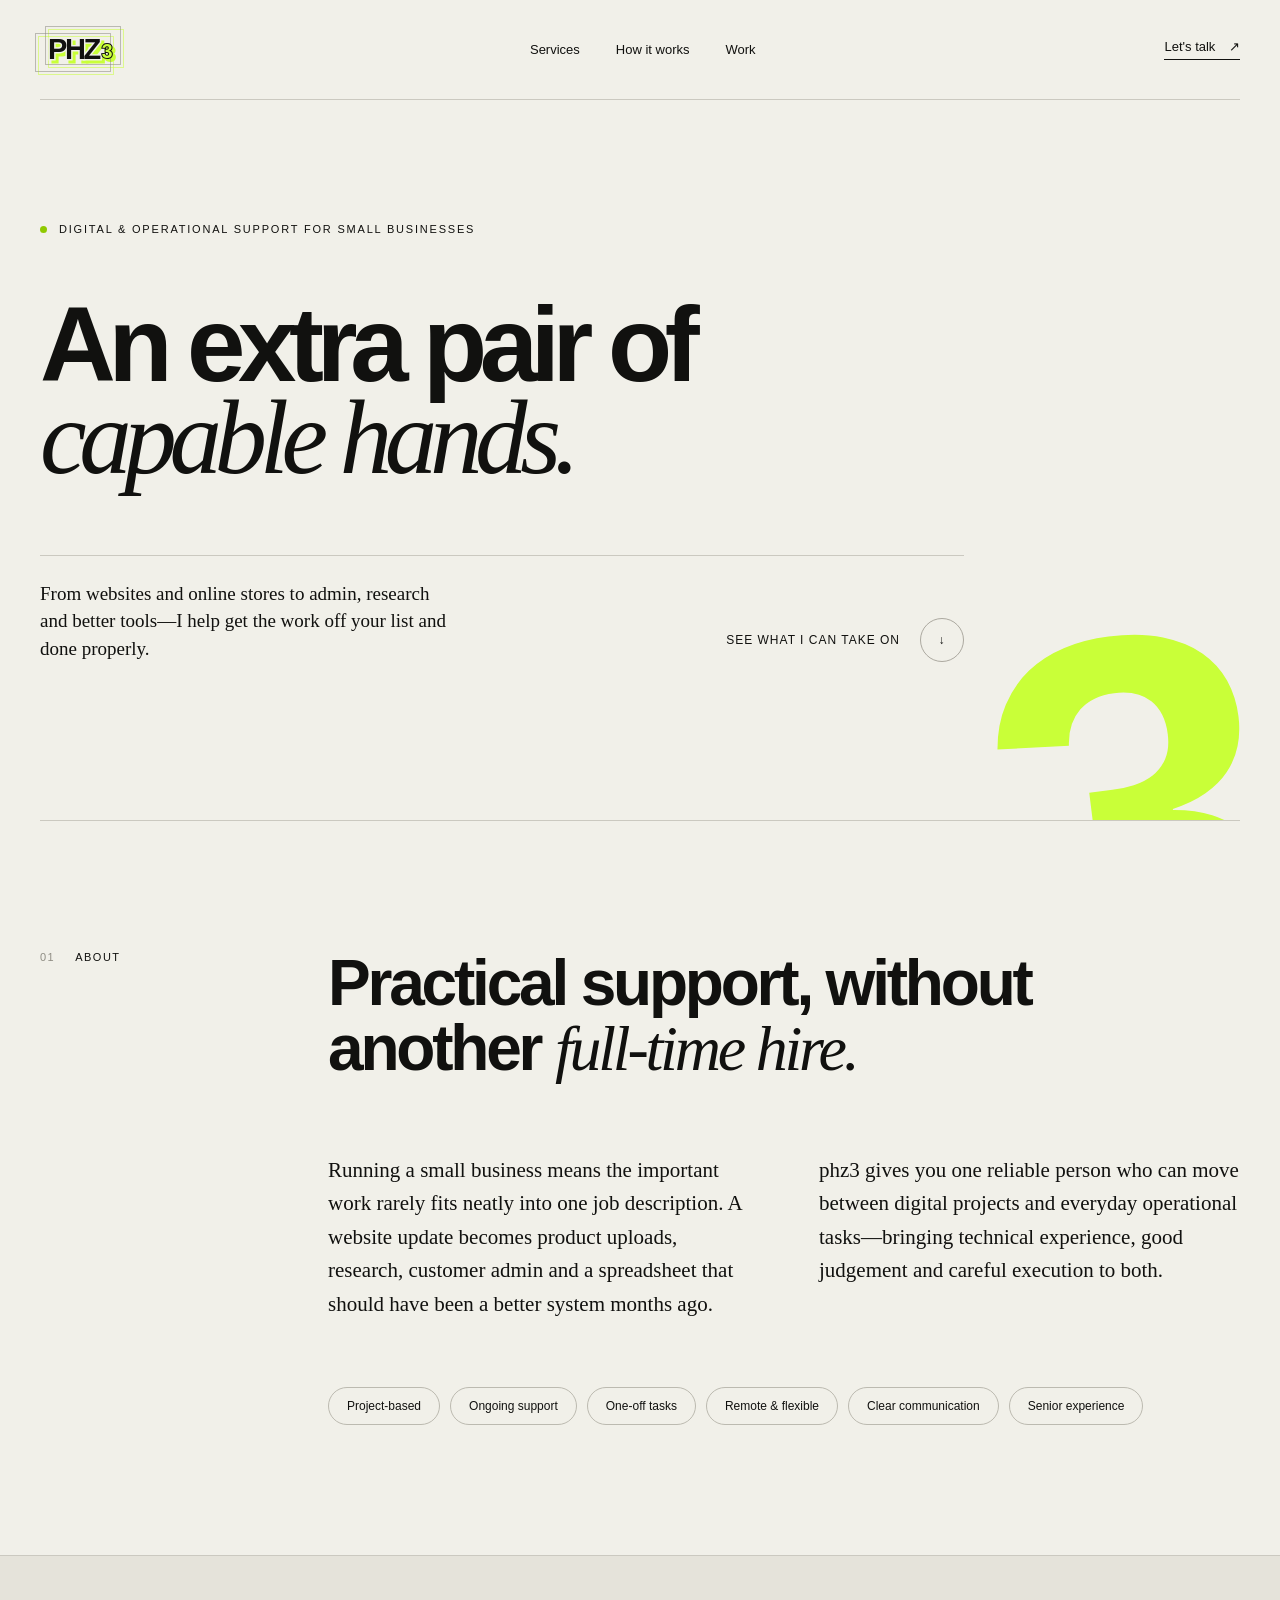
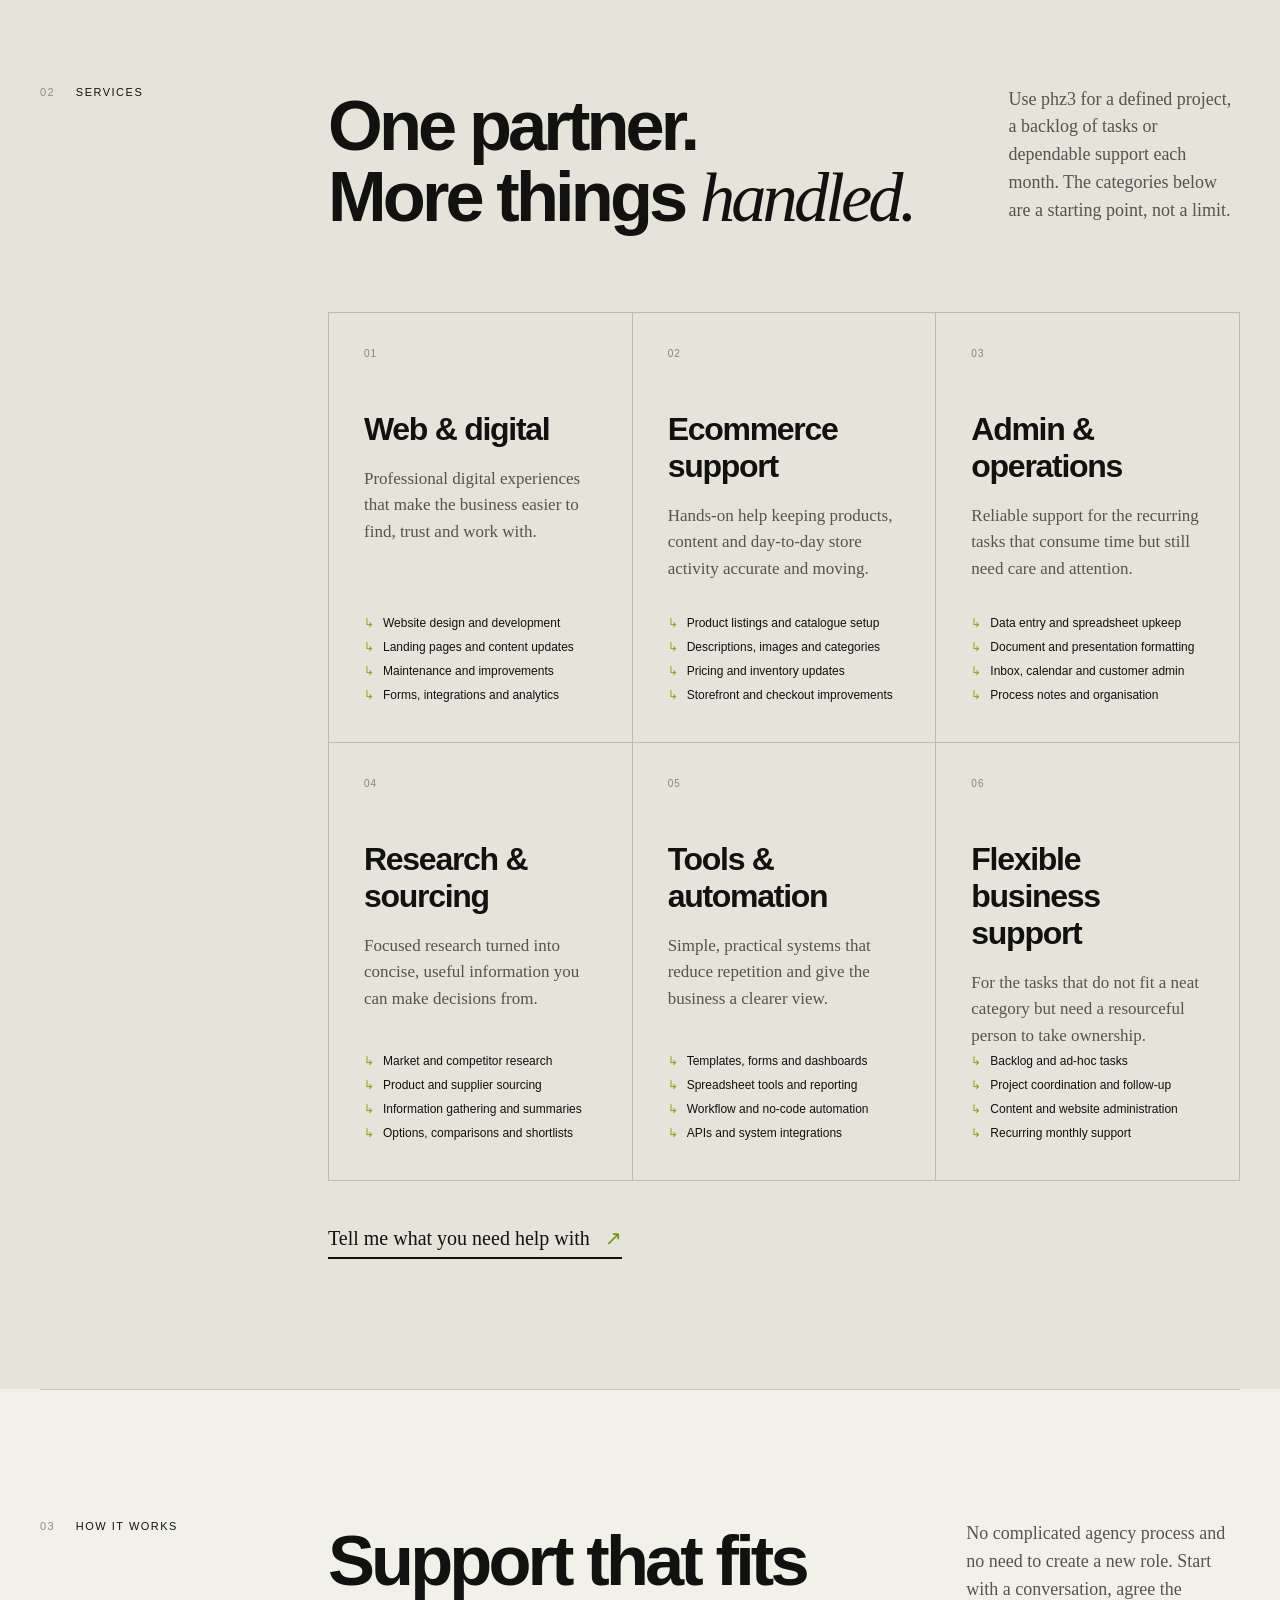
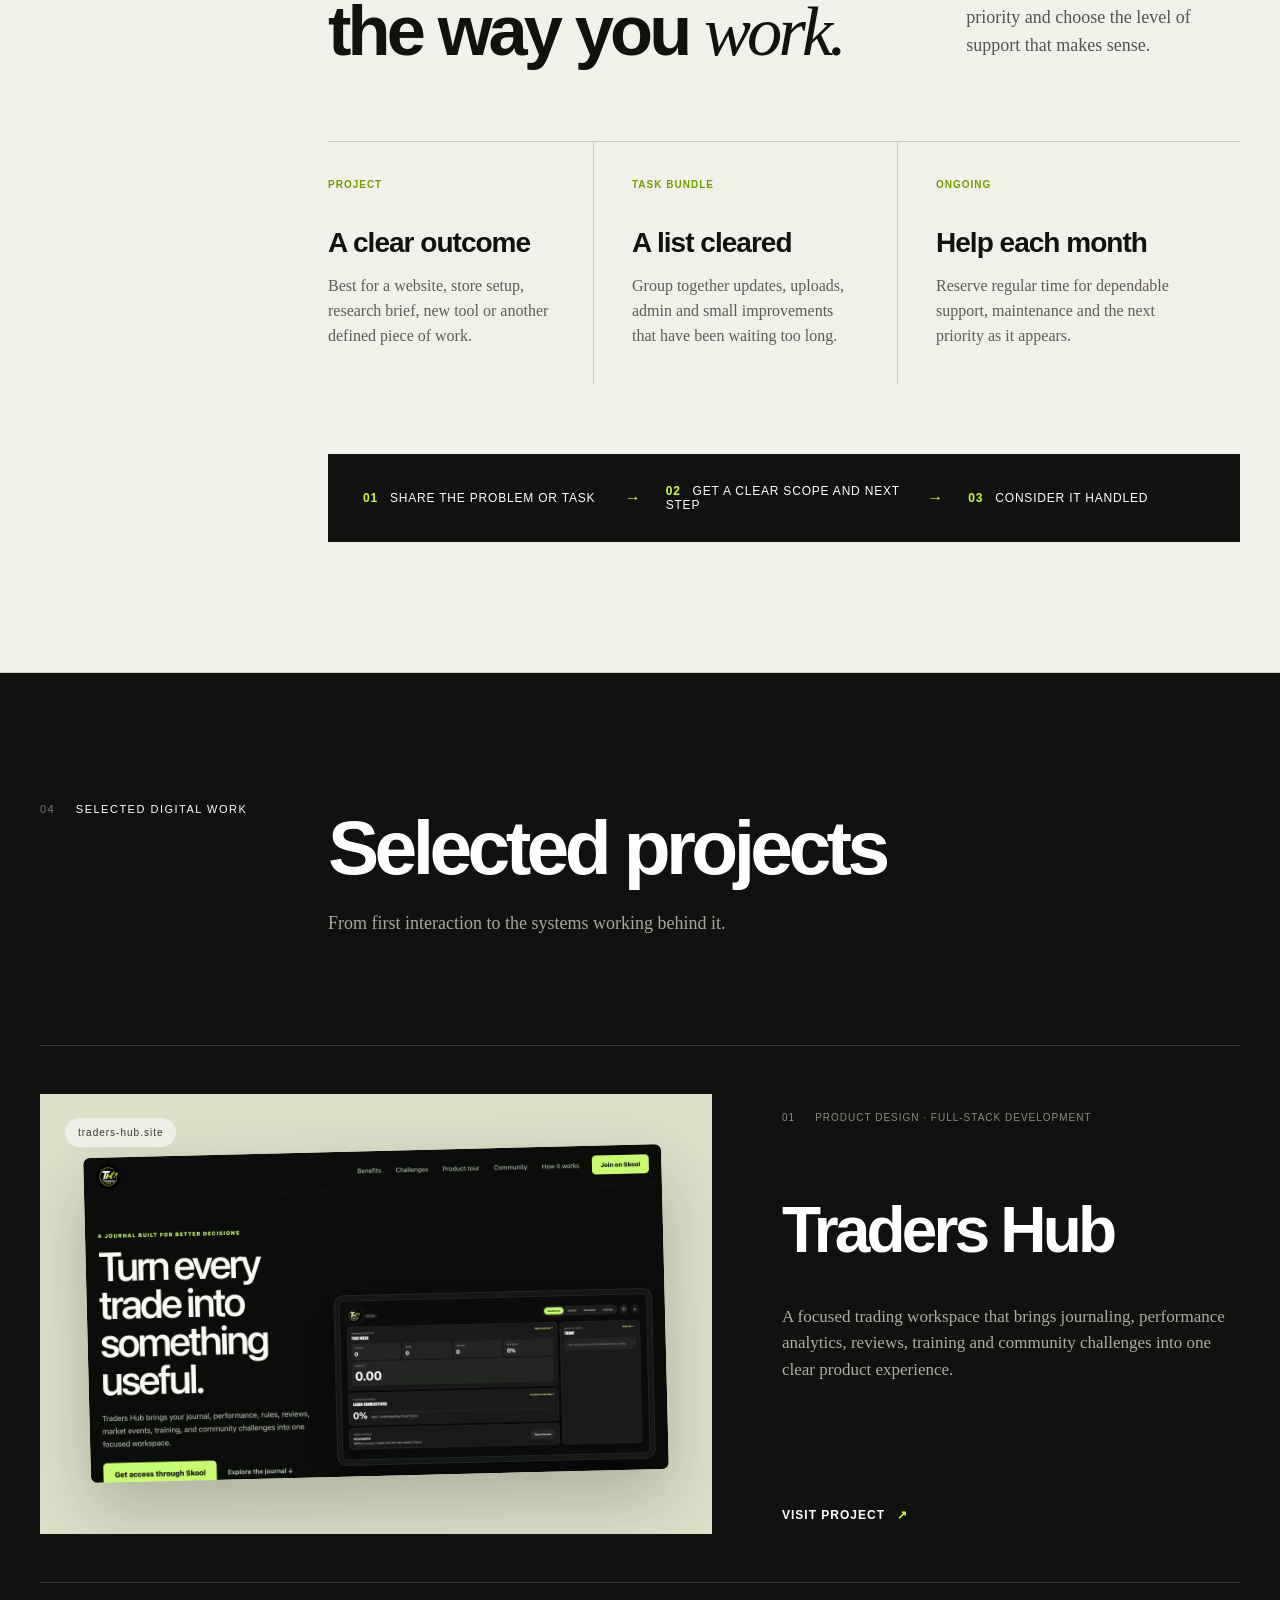
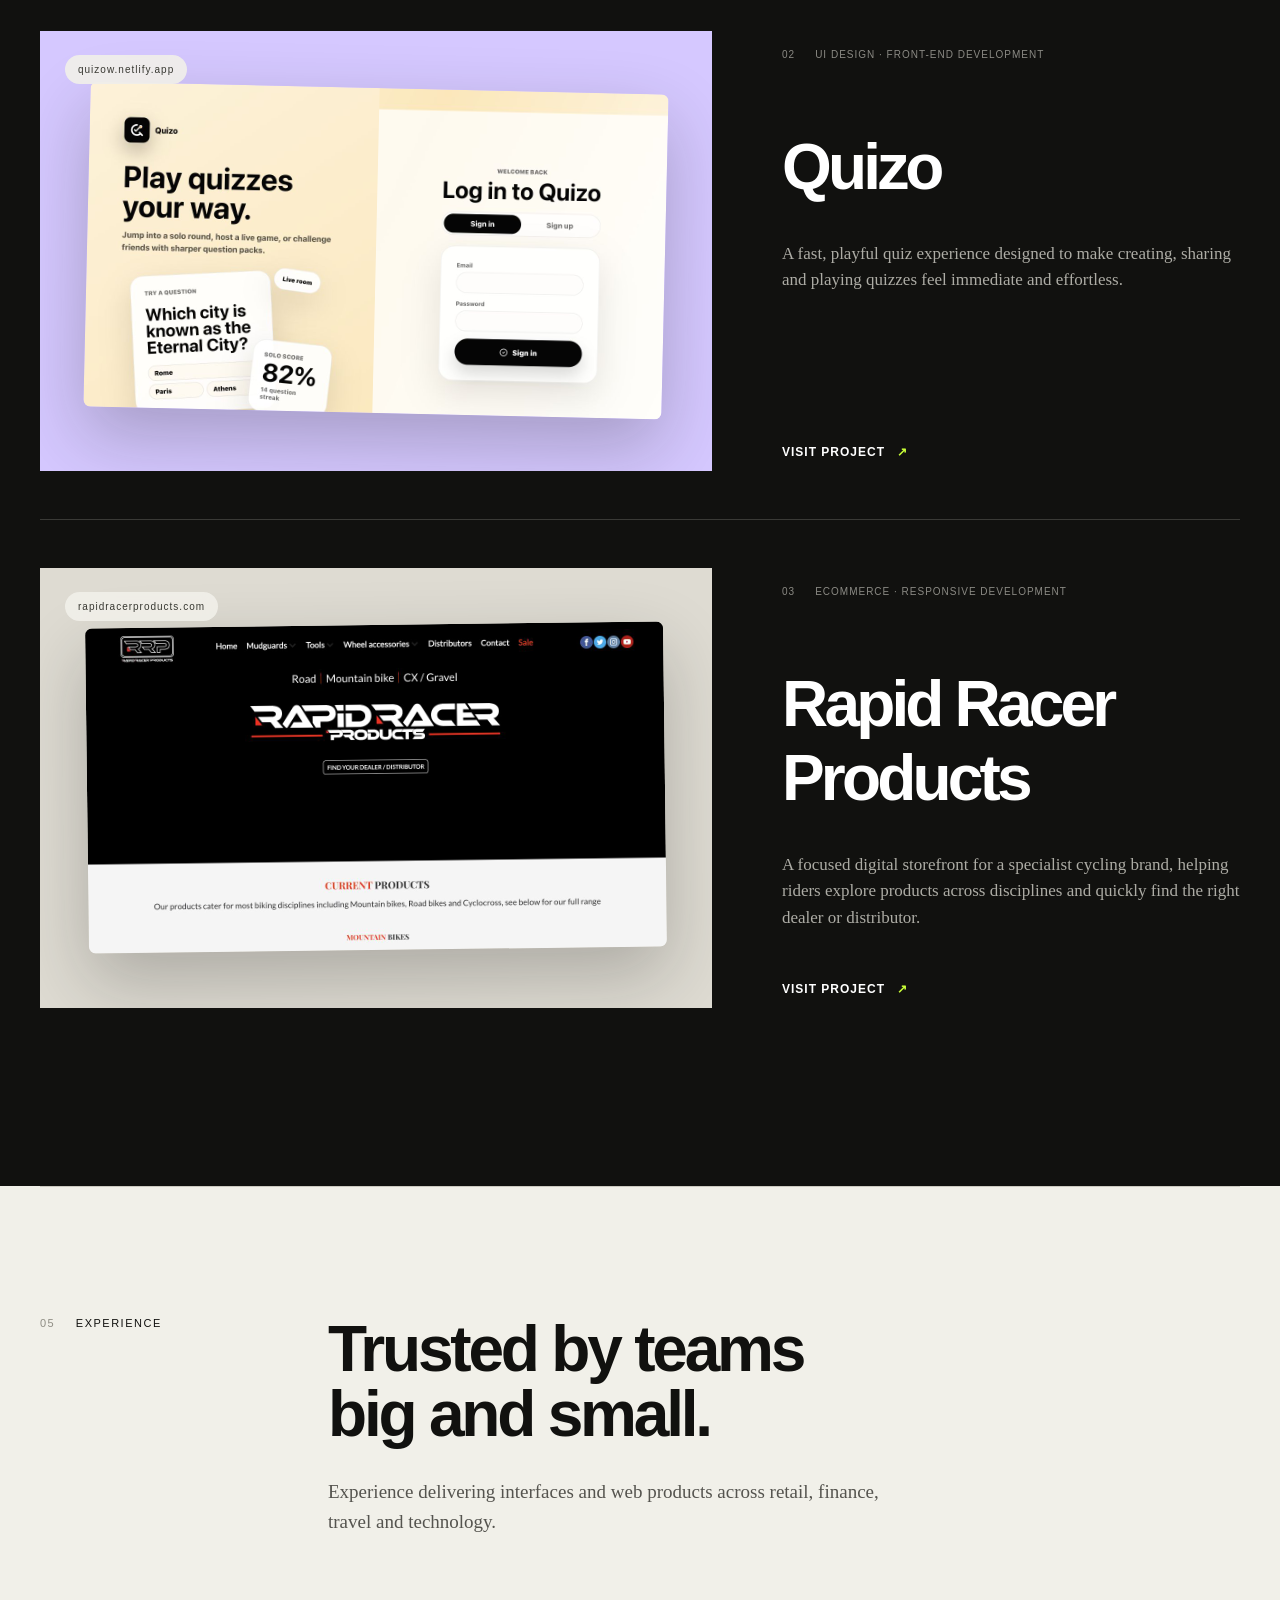
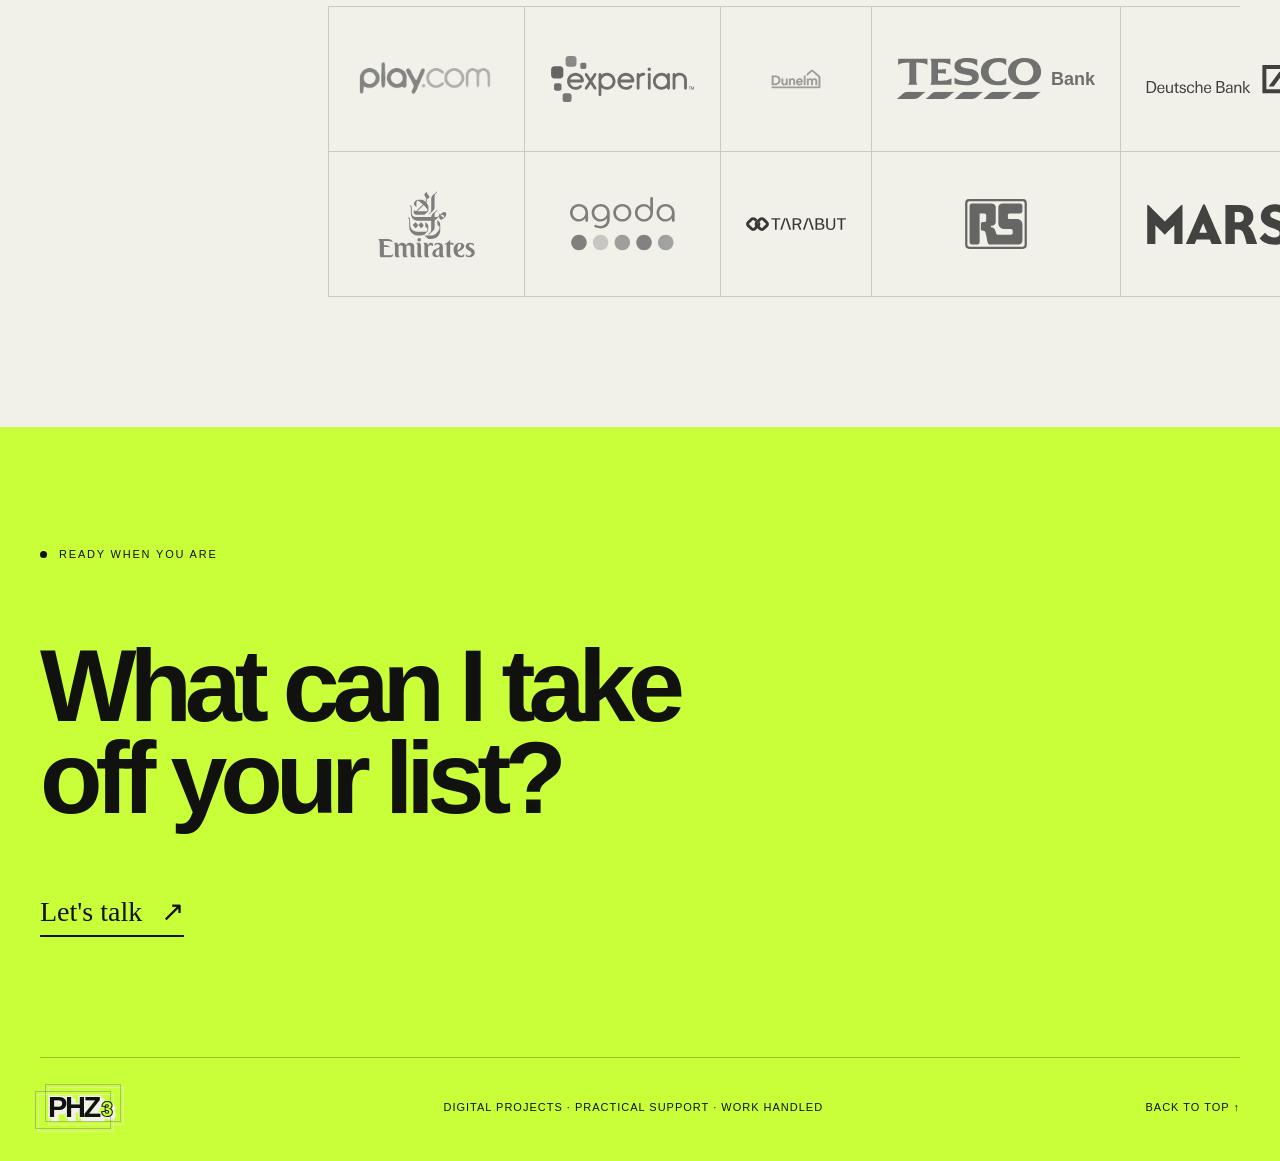
<file: index.html>
<!doctype html>
<html lang="en">
<head>
  <meta charset="UTF-8">
  <meta name="viewport" content="width=device-width, initial-scale=1">
  <title>phz3 — Digital &amp; business support</title>
  <meta name="description" content="Flexible digital, ecommerce and operational support for small businesses—from websites and online stores to admin, research and better tools.">
  <meta property="og:title" content="phz3 — An extra pair of capable hands.">
  <meta property="og:description" content="Digital projects and practical business support, without the overhead of another hire.">
  <meta property="og:image" content="/assets/og.png">
  <meta name="twitter:card" content="summary_large_image">
  <link rel="icon" href="/assets/favicon.svg" type="image/svg+xml">
  <link rel="stylesheet" href="/styles.css">
</head>
<body>
<main>
  <header class="site-header shell">
    <a class="logo" href="#top" aria-label="phz3 home">phz<span>3</span></a>
    <nav aria-label="Main navigation"><a href="#services">Services</a><a href="#how">How it works</a><a href="#work">Work</a></nav>
    <a class="header-contact" href="#contact-form" data-contact-open>Let's talk <span aria-hidden="true">↗</span></a>
  </header>

  <section class="hero shell" id="top">
    <p class="kicker"><span></span> Digital &amp; operational support for small businesses</p>
    <h1>An extra pair of<br><em>capable hands.</em></h1>
    <div class="hero-bottom">
      <p>From websites and online stores to admin, research and better tools—I help get the work off your list and done properly.</p>
      <a href="#services"><span>See what I can take on</span><b aria-hidden="true">↓</b></a>
    </div>
    <div class="hero-mark" aria-hidden="true">3</div>
  </section>

  <section class="about section shell" id="about">
    <div class="section-label"><span>01</span> About</div>
    <div class="about-copy">
      <h2>Practical support, without<br>another <em>full-time hire.</em></h2>
      <div class="about-columns">
        <p>Running a small business means the important work rarely fits neatly into one job description. A website update becomes product uploads, research, customer admin and a spreadsheet that should have been a better system months ago.</p>
        <p>phz3 gives you one reliable person who can move between digital projects and everyday operational tasks—bringing technical experience, good judgement and careful execution to both.</p>
      </div>
      <div class="capabilities"><span>Project-based</span><span>Ongoing support</span><span>One-off tasks</span><span>Remote &amp; flexible</span><span>Clear communication</span><span>Senior experience</span></div>
    </div>
  </section>

  <section class="services section shell" id="services">
    <div class="section-label"><span>02</span> Services</div>
    <div class="services-content">
      <div class="services-heading"><h2>One partner.<br>More things <em>handled.</em></h2><p>Use phz3 for a defined project, a backlog of tasks or dependable support each month. The categories below are a starting point, not a limit.</p></div>
      <div class="service-grid">
        <article><span>01</span><h3>Web &amp; digital</h3><p>Professional digital experiences that make the business easier to find, trust and work with.</p><ul><li>Website design and development</li><li>Landing pages and content updates</li><li>Maintenance and improvements</li><li>Forms, integrations and analytics</li></ul></article>
        <article><span>02</span><h3>Ecommerce support</h3><p>Hands-on help keeping products, content and day-to-day store activity accurate and moving.</p><ul><li>Product listings and catalogue setup</li><li>Descriptions, images and categories</li><li>Pricing and inventory updates</li><li>Storefront and checkout improvements</li></ul></article>
        <article><span>03</span><h3>Admin &amp; operations</h3><p>Reliable support for the recurring tasks that consume time but still need care and attention.</p><ul><li>Data entry and spreadsheet upkeep</li><li>Document and presentation formatting</li><li>Inbox, calendar and customer admin</li><li>Process notes and organisation</li></ul></article>
        <article><span>04</span><h3>Research &amp; sourcing</h3><p>Focused research turned into concise, useful information you can make decisions from.</p><ul><li>Market and competitor research</li><li>Product and supplier sourcing</li><li>Information gathering and summaries</li><li>Options, comparisons and shortlists</li></ul></article>
        <article><span>05</span><h3>Tools &amp; automation</h3><p>Simple, practical systems that reduce repetition and give the business a clearer view.</p><ul><li>Templates, forms and dashboards</li><li>Spreadsheet tools and reporting</li><li>Workflow and no-code automation</li><li>APIs and system integrations</li></ul></article>
        <article><span>06</span><h3>Flexible business support</h3><p>For the tasks that do not fit a neat category but need a resourceful person to take ownership.</p><ul><li>Backlog and ad-hoc tasks</li><li>Project coordination and follow-up</li><li>Content and website administration</li><li>Recurring monthly support</li></ul></article>
      </div>
      <a class="services-cta" href="#contact-form" data-contact-open>Tell me what you need help with <span>↗</span></a>
    </div>
  </section>

  <section class="how section shell" id="how">
    <div class="section-label"><span>03</span> How it works</div>
    <div class="how-content">
      <div class="how-heading"><h2>Support that fits<br>the way you <em>work.</em></h2><p>No complicated agency process and no need to create a new role. Start with a conversation, agree the priority and choose the level of support that makes sense.</p></div>
      <div class="engagement-grid">
        <article><b>Project</b><h3>A clear outcome</h3><p>Best for a website, store setup, research brief, new tool or another defined piece of work.</p></article>
        <article><b>Task bundle</b><h3>A list cleared</h3><p>Group together updates, uploads, admin and small improvements that have been waiting too long.</p></article>
        <article><b>Ongoing</b><h3>Help each month</h3><p>Reserve regular time for dependable support, maintenance and the next priority as it appears.</p></article>
      </div>
      <div class="process-row"><span><b>01</b>Share the problem or task</span><i>→</i><span><b>02</b>Get a clear scope and next step</span><i>→</i><span><b>03</b>Consider it handled</span></div>
    </div>
  </section>

  <section class="work section shell" id="work">
    <div class="section-label light"><span>04</span> Selected digital work</div>
    <div class="work-heading"><h2>Selected projects</h2><p>From first interaction to the systems working behind it.</p></div>
    <div class="project-list">
      <a class="project" href="https://traders-hub.site/" target="_blank" rel="noreferrer">
        <div class="project-visual traders"><span class="visual-label">traders-hub.site</span><img class="project-screenshot" src="/assets/projects/traders-hub.png" alt="Traders Hub website interface"></div>
        <div class="project-copy"><div><span>01</span><p>Product design · Full-stack development</p></div><h3>Traders Hub</h3><p>A focused trading workspace that brings journaling, performance analytics, reviews, training and community challenges into one clear product experience.</p><b>Visit project <span aria-hidden="true">↗</span></b></div>
      </a>
      <a class="project" href="https://quizow.netlify.app/" target="_blank" rel="noreferrer">
        <div class="project-visual quizo"><span class="visual-label">quizow.netlify.app</span><img class="project-screenshot" src="/assets/projects/quizo.png" alt="Quizo website interface"></div>
        <div class="project-copy"><div><span>02</span><p>UI design · Front-end development</p></div><h3>Quizo</h3><p>A fast, playful quiz experience designed to make creating, sharing and playing quizzes feel immediate and effortless.</p><b>Visit project <span aria-hidden="true">↗</span></b></div>
      </a>
      <a class="project" href="https://www.rapidracerproducts.com/" target="_blank" rel="noreferrer">
        <div class="project-visual rapid"><span class="visual-label">rapidracerproducts.com</span><img class="project-screenshot" src="/assets/projects/rapid-racer-products.png" alt="Rapid Racer Products website interface"></div>
        <div class="project-copy"><div><span>03</span><p>Ecommerce · Responsive development</p></div><h3>Rapid Racer Products</h3><p>A focused digital storefront for a specialist cycling brand, helping riders explore products across disciplines and quickly find the right dealer or distributor.</p><b>Visit project <span aria-hidden="true">↗</span></b></div>
      </a>
    </div>
  </section>

  <section class="experience section shell" id="experience">
    <div class="section-label"><span>05</span> Experience</div>
    <div class="experience-content">
      <h2>Trusted by teams<br>big and small.</h2>
      <p>Experience delivering interfaces and web products across retail, finance, travel and technology.</p>
      <div class="logo-grid" aria-label="Companies worked for">
        <div class="company-logo play"><img src="/assets/logos/play.png" alt="Play.com"></div>
        <div class="company-logo experian"><img src="/assets/logos/experian.svg" alt="Experian"></div>
        <div class="company-logo dunelm"><img src="/assets/logos/dunelm.svg" alt="Dunelm"></div>
        <div class="company-logo tesco"><img src="/assets/logos/tesco-bank.svg" alt="Tesco Bank"><span>Bank</span></div>
        <div class="company-logo deutsche"><img src="/assets/logos/deutsche-bank.svg" alt="Deutsche Bank"></div>
        <div class="company-logo emirates"><img src="/assets/logos/emirates.svg" alt="Emirates"></div>
        <div class="company-logo agoda"><img src="/assets/logos/agoda.svg" alt="Agoda"></div>
        <div class="company-logo tarabut"><img src="/assets/logos/tarabut.svg" alt="Tarabut"></div>
        <div class="company-logo rs-components"><img src="/assets/logos/rs-components.svg" alt="RS Components"></div>
        <div class="company-logo mars"><img src="/assets/logos/mars.svg" alt="Mars"></div>
      </div>
    </div>
  </section>

  <footer class="contact shell" id="contact">
    <p class="kicker"><span></span> Ready when you are</p>
    <h2>What can I take<br>off your list?</h2>
    <a href="#contact-form" data-contact-open aria-label="Open contact form">Let's talk <span aria-hidden="true">↗</span></a>
    <div class="footer-row"><div class="logo light-logo">phz<span>3</span></div><p>Digital projects · Practical support · Work handled</p><a href="#top">Back to top ↑</a></div>
  </footer>

  <div class="contact-modal" id="contact-form" aria-hidden="true">
    <button class="modal-backdrop" type="button" data-contact-close aria-label="Close contact form"></button>
    <section class="modal-panel" role="dialog" aria-modal="true" aria-labelledby="contact-title">
      <div class="modal-head">
        <div><p class="kicker"><span></span> Start a conversation</p><h2 id="contact-title">What do you need<br>help <em>with?</em></h2></div>
        <button class="modal-close" type="button" data-contact-close aria-label="Close contact form">×</button>
      </div>
      <form name="contact" method="POST" action="/thanks/" netlify data-netlify="true" netlify-honeypot="bot-field">
        <input type="hidden" name="form-name" value="contact">
        <p class="form-hidden"><label>Don't fill this out: <input name="bot-field"></label></p>
        <div class="field-row">
          <label>Your name<input name="name" type="text" autocomplete="name" required></label>
          <label>Email address<input name="email" type="email" autocomplete="email" required></label>
        </div>
        <div class="field-row">
          <label>What can I help with?
            <select name="project-type" required><option value="">Choose one</option><option>Website or digital project</option><option>Ecommerce or product listings</option><option>Admin or operational support</option><option>Research or sourcing</option><option>Tools, spreadsheets or automation</option><option>Ongoing flexible support</option><option>A mix of things</option><option>Something else</option></select>
          </label>
          <label>Indicative budget
            <select name="budget"><option value="">Not sure yet</option><option>Under £2,500</option><option>£2,500–£5,000</option><option>£5,000–£10,000</option><option>£10,000+</option></select>
          </label>
        </div>
        <label>Tell me what is on your list<textarea name="message" rows="5" placeholder="What needs doing, and what would a good outcome look like?" required></textarea></label>
        <div class="form-foot"><p>Prefer email? <a href="mailto:me@phz3.net">me@phz3.net</a></p><button type="submit">Send enquiry <span>↗</span></button></div>
      </form>
      <a class="form-success-link" href="/thanks/" tabindex="-1" aria-hidden="true">Form confirmation</a>
    </section>
  </div>
</main>
<script src="/script.js"></script>
</body>
</html>
</file>
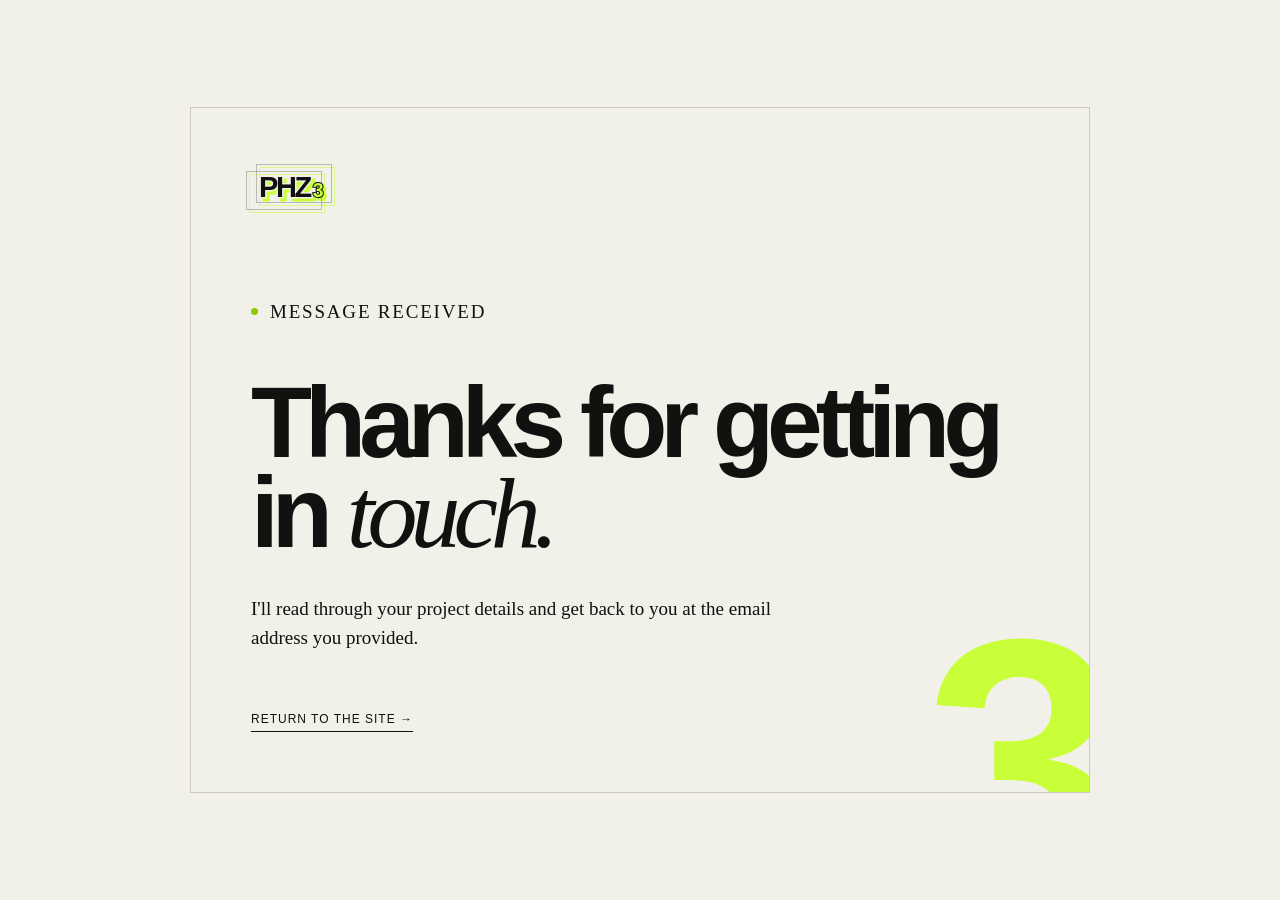
<file: thanks/index.html>
<!doctype html>
<html lang="en">
<head>
  <meta charset="UTF-8">
  <meta name="viewport" content="width=device-width, initial-scale=1">
  <title>Thanks — phz3</title>
  <meta name="robots" content="noindex">
  <link rel="icon" href="/assets/favicon.svg" type="image/svg+xml">
  <link rel="stylesheet" href="/styles.css">
</head>
<body class="thanks-page">
  <main class="thanks-card">
    <a class="logo" href="/">phz<span>3</span></a>
    <p class="kicker"><span></span> Message received</p>
    <h1>Thanks for getting<br>in <em>touch.</em></h1>
    <p>I'll read through your project details and get back to you at the email address you provided.</p>
    <a class="back-link" href="/">Return to the site →</a>
  </main>
</body>
</html>
</file>
<file: styles.css>
:root { --ink:#11110f; --paper:#f1f0e9; --acid:#c9ff38; --muted:#706f68; }
* { box-sizing:border-box; }
html { scroll-behavior:smooth; }
body { margin:0; background:var(--paper); color:var(--ink); font-family:Arial, Helvetica, sans-serif; }
a { color:inherit; text-decoration:none; }
.shell { width:min(1440px, calc(100% - 80px)); margin-inline:auto; }
.site-header { height:100px; display:flex; align-items:center; justify-content:space-between; border-bottom:1px solid #cbc9c0; position:relative; z-index:2; }
.logo { display:inline-flex; align-items:flex-end; color:var(--ink); font:900 29px/.82 "Arial Rounded MT Bold", Arial, sans-serif; letter-spacing:-2.4px; text-transform:uppercase; padding:8px 10px 7px 8px; position:relative; isolation:isolate; -webkit-text-stroke:3px var(--paper); paint-order:stroke fill; filter:drop-shadow(3px 3px 0 var(--acid)); transition:transform .2s ease, filter .2s ease; }
.logo::before,.logo::after { content:""; position:absolute; z-index:-1; pointer-events:none; border:1px solid #89877f; opacity:.52; }
.logo::before { inset:0 5px 0 0; transform:translate(-5px,3px); }
.logo::after { inset:0 5px 0 0; transform:translate(5px,-4px); }
.logo span { color:var(--acid); font-size:.67em; line-height:.9; letter-spacing:-1.5px; margin:0 0 1px 3px; -webkit-text-stroke:2px var(--ink); paint-order:stroke fill; }
.logo:hover { transform:translateY(-1px); filter:drop-shadow(5px 5px 0 var(--acid)); }
.site-header nav { display:flex; gap:36px; font-size:13px; }
.site-header nav a:hover { opacity:.45; }
.header-contact { font-size:13px; border-bottom:1px solid; padding-bottom:5px; }
.header-contact span { margin-left:10px; }
.hero { min-height:720px; padding-top:112px; position:relative; overflow:hidden; }
.kicker { text-transform:uppercase; font-size:11px; letter-spacing:1.8px; display:flex; align-items:center; gap:12px; }
.kicker span { width:7px; height:7px; border-radius:50%; background:#8fc900; }
.hero h1 { margin:64px 0 70px; font-size:clamp(58px, 8.2vw, 128px); line-height:.88; letter-spacing:-.07em; font-weight:700; position:relative; z-index:1; }
h1 em, h2 em { font-family:Georgia, serif; font-weight:400; }
.hero-bottom { display:flex; align-items:flex-end; justify-content:space-between; border-top:1px solid #cbc9c0; padding-top:24px; width:77%; }
.hero-bottom>p { max-width:410px; font:19px/1.45 Georgia,serif; margin:0; }
.hero-bottom>a { display:flex; align-items:center; gap:20px; font-size:12px; text-transform:uppercase; letter-spacing:1px; }
.hero-bottom b { display:grid; place-items:center; width:44px; height:44px; border:1px solid #aca9a0; border-radius:50%; }
.hero-mark { position:absolute; right:1%; bottom:-29%; color:var(--acid); font:bold 520px/.8 Arial; letter-spacing:-50px; transform:rotate(-7deg); }
.section { padding-block:130px; border-top:1px solid #cbc9c0; display:grid; grid-template-columns:24% 76%; }
.section-label { font-size:11px; text-transform:uppercase; letter-spacing:1.5px; }
.section-label span { color:#8f8d84; margin-right:16px; }
.about-copy h2,.experience h2 { font-size:clamp(40px,5vw,72px); line-height:1.02; letter-spacing:-.05em; margin:0 0 72px; }
.about-columns { display:grid; grid-template-columns:1fr 1fr; gap:70px; max-width:920px; }
.about-columns p { font:21px/1.6 Georgia,serif; margin:0; }
.capabilities { display:flex; flex-wrap:wrap; gap:10px; margin-top:65px; }
.capabilities span { border:1px solid #bcbab0; border-radius:50px; padding:11px 18px; font-size:12px; }
.services { background:#e5e3da; width:100%; max-width:none; padding-inline:max(40px, calc((100% - 1360px)/2)); }
.services-heading { display:grid; grid-template-columns:1.45fr .55fr; gap:70px; align-items:end; }
.services-heading h2 { font-size:clamp(44px,5.5vw,78px); line-height:1; letter-spacing:-.055em; margin:0; }
.services-heading>p { font:18px/1.55 Georgia,serif; color:#55544f; margin:0 0 7px; }
.service-grid { display:grid; grid-template-columns:repeat(3,1fr); margin-top:80px; border-top:1px solid #bdbbb2; border-left:1px solid #bdbbb2; }
.service-grid article { min-height:430px; padding:35px; border-right:1px solid #bdbbb2; border-bottom:1px solid #bdbbb2; display:flex; flex-direction:column; transition:background .2s, transform .2s; }
.service-grid article:hover { background:var(--paper); transform:translateY(-4px); }
.service-grid article>span { font-size:10px; color:#86847c; letter-spacing:1px; }
.service-grid h3 { font-size:32px; letter-spacing:-.04em; margin:52px 0 18px; }
.service-grid p { font:17px/1.55 Georgia,serif; color:#55544f; margin:0; }
.service-grid ul { list-style:none; padding:0; margin:auto 0 0; font-size:12px; line-height:2; }
.service-grid li::before { content:"↳"; color:#7fab00; margin-right:9px; }
.services-cta { display:inline-block; margin-top:45px; border-bottom:2px solid; padding-bottom:7px; font:20px Georgia,serif; }
.services-cta span { margin-left:10px; color:#6f9900; }
.how-content { min-width:0; }
.how-heading { display:grid; grid-template-columns:1.35fr .65fr; gap:70px; align-items:end; }
.how-heading h2 { font-size:clamp(44px,5.5vw,78px); line-height:1; letter-spacing:-.055em; margin:0; }
.how-heading>p { font:18px/1.55 Georgia,serif; color:#55544f; margin:0 0 7px; }
.engagement-grid { display:grid; grid-template-columns:repeat(3,1fr); margin-top:75px; border-top:1px solid #cbc9c0; }
.engagement-grid article { padding:32px 38px 35px 0; margin-right:38px; border-right:1px solid #cbc9c0; }
.engagement-grid article:last-child { border-right:0; margin-right:0; }
.engagement-grid b { color:#729d00; font-size:10px; text-transform:uppercase; letter-spacing:1px; }
.engagement-grid h3 { font-size:28px; letter-spacing:-.035em; margin:35px 0 15px; }
.engagement-grid p { font:16px/1.55 Georgia,serif; color:#5e5c55; margin:0; }
.process-row { display:grid; grid-template-columns:1fr auto 1fr auto 1fr; align-items:center; gap:25px; margin-top:70px; background:var(--ink); color:white; padding:30px 35px; }
.process-row span { font-size:12px; text-transform:uppercase; letter-spacing:.8px; }
.process-row span b { color:var(--acid); margin-right:12px; }
.process-row i { color:var(--acid); font-style:normal; }
.modal-open { overflow:hidden; }
.contact-modal { position:fixed; inset:0; z-index:50; display:grid; justify-items:end; visibility:hidden; pointer-events:none; }
.contact-modal.is-open { visibility:visible; pointer-events:auto; }
.modal-backdrop { position:absolute; inset:0; border:0; background:#11110fcc; opacity:0; transition:opacity .3s; cursor:default; }
.is-open .modal-backdrop { opacity:1; }
.modal-panel { position:relative; width:min(760px,100%); height:100%; overflow:auto; background:var(--paper); padding:50px 55px; transform:translateX(100%); transition:transform .38s cubic-bezier(.22,.8,.26,1); box-shadow:-30px 0 80px #0004; }
.is-open .modal-panel { transform:translateX(0); }
.modal-head { display:flex; align-items:flex-start; justify-content:space-between; margin-bottom:45px; }
.modal-head h2 { font-size:clamp(42px,5vw,66px); line-height:.95; letter-spacing:-.055em; margin:35px 0 0; }
.modal-close { width:44px; height:44px; flex:0 0 auto; border:1px solid #aaa89f; border-radius:50%; background:none; font:300 30px/1 Arial; cursor:pointer; transition:.2s; }
.modal-close:hover { background:var(--ink); color:var(--paper); border-color:var(--ink); transform:rotate(8deg); }
.field-row { display:grid; grid-template-columns:1fr 1fr; gap:24px; }
.modal-panel label { display:block; margin-bottom:25px; font-size:11px; text-transform:uppercase; letter-spacing:1px; }
.modal-panel input,.modal-panel select,.modal-panel textarea { display:block; width:100%; margin-top:10px; border:1px solid #b9b7ae; border-radius:0; background:#f7f6f0; color:var(--ink); padding:14px 15px; font:16px/1.4 Arial,sans-serif; outline:none; }
.modal-panel textarea { resize:vertical; min-height:130px; }
.modal-panel input:focus,.modal-panel select:focus,.modal-panel textarea:focus { border-color:var(--ink); box-shadow:0 0 0 2px var(--acid); }
.form-hidden { position:absolute; left:-9999px; }
.form-success-link { position:absolute; width:1px; height:1px; overflow:hidden; clip:rect(0 0 0 0); white-space:nowrap; }
.form-foot { display:flex; align-items:center; justify-content:space-between; border-top:1px solid #cbc9c0; padding-top:25px; }
.form-foot p { font:14px Georgia,serif; color:#65635d; }
.form-foot p a { border-bottom:1px solid; }
.form-foot button { border:0; background:var(--ink); color:white; padding:16px 22px; font:700 12px Arial; text-transform:uppercase; letter-spacing:1px; cursor:pointer; box-shadow:5px 5px 0 var(--acid); }
.form-foot button:hover { transform:translate(-1px,-1px); box-shadow:7px 7px 0 var(--acid); }
.form-foot button span { color:var(--acid); margin-left:8px; }
.thanks-page { min-height:100vh; display:grid; place-items:center; padding:30px; }
.thanks-card { width:min(900px,100%); padding:60px; border:1px solid #cbc9c0; position:relative; overflow:hidden; }
.thanks-card::after { content:"3"; position:absolute; right:-30px; bottom:-110px; color:var(--acid); font:bold 350px/.8 Arial; z-index:-1; }
.thanks-card .kicker { margin-top:90px; }.thanks-card h1 { font-size:clamp(54px,8vw,100px); line-height:.9; letter-spacing:-.07em; margin:50px 0 35px; }.thanks-card>p { max-width:540px; font:19px/1.55 Georgia,serif; }.back-link { display:inline-block; margin-top:40px; border-bottom:1px solid; padding-bottom:5px; font-size:12px; text-transform:uppercase; letter-spacing:1px; }
.work { width:100%; max-width:none; background:var(--ink); color:white; padding-inline:max(40px, calc((100% - 1360px)/2)); grid-template-columns:24% 76%; }
.section-label.light span { color:#77776f; }
.work-heading h2 { margin:0; font-size:clamp(46px,6vw,88px); letter-spacing:-.06em; }
.work-heading>p { color:#a7a69f; font:18px/1.5 Georgia,serif; }
.project-list { grid-column:1/-1; margin-top:90px; }
.project { display:grid; grid-template-columns:56% 44%; border-top:1px solid #3a3a36; padding:48px 0; }
.project-visual { min-height:440px; position:relative; overflow:hidden; display:grid; place-items:center; }
.project-visual.traders { background:#dce2c8; }
.project-visual.quizo { background:#d5c8ff; }
.project-visual.rapid { background:#dedbd2; }
.visual-label { position:absolute; top:24px; left:25px; color:#383832; background:rgba(241,240,233,.9); border-radius:30px; padding:9px 13px; font-size:10px; letter-spacing:1px; z-index:2; backdrop-filter:blur(8px); }
.project-screenshot { display:block; width:86%; height:auto; aspect-ratio:16/9; object-fit:cover; border-radius:7px; box-shadow:0 28px 70px #11110f3d; transform:rotate(-1.4deg); transition:transform .45s ease; }
.project:hover .project-screenshot { transform:rotate(0) scale(1.015); }
.project-visual.quizo .project-screenshot { transform:rotate(1.3deg); }
.project:hover .project-visual.quizo .project-screenshot { transform:rotate(0) scale(1.015); }
.project-visual.rapid .project-screenshot { transform:rotate(-.7deg); }
.project:hover .project-visual.rapid .project-screenshot { transform:rotate(0) scale(1.015); }
.dashboard-mock { width:80%; height:68%; background:#f7f5ed; border-radius:7px; box-shadow:0 25px 70px #4d563d3d; display:flex; color:#20221e; transform:rotate(-2deg); }
.mock-side { width:19%; padding:20px; border-right:1px solid #deddd5; display:flex; flex-direction:column; gap:18px; }
.mock-side b { color:#6b8e2a; margin-bottom:18px; }.mock-side i{height:6px;background:#d1d0c8;border-radius:6px}.mock-main{padding:28px;flex:1}.mock-main small{display:block;color:#888}.mock-main strong{display:block;font-size:22px;margin:5px 0 24px}.mock-stats{display:flex;gap:10px}.mock-stats i{height:45px;flex:1;background:#e8e7df;border-radius:4px}.mock-chart{margin-top:15px;height:90px;border:1px solid #e0dfd7;position:relative;overflow:hidden}.mock-chart span{position:absolute;width:130%;height:75px;border-top:3px solid #85b139;transform:rotate(-8deg);top:55px;left:-15px}
.quiz-mock { width:65%; min-height:72%; background:#201846; border-radius:22px; padding:35px; display:flex; flex-direction:column; gap:12px; box-shadow:0 25px 60px #6252a34f; }
.quiz-logo{background:#b5ff43;color:#201846;width:48px;height:48px;display:grid;place-items:center;border-radius:14px;font-weight:bold;font-size:24px}.quiz-mock strong{font-size:27px;margin:10px 0}.quiz-mock span{background:#30275b;padding:14px;border-radius:9px;font-size:12px}.quiz-mock i{display:inline-block;width:8px;height:8px;border-radius:50%;background:#b5ff43;margin-right:12px}
.project-copy { padding:18px 0 12px 70px; display:flex; flex-direction:column; }
.project-copy>div { display:flex; gap:20px; font-size:10px; text-transform:uppercase; letter-spacing:1px; color:#8b8a84; }
.project-copy>div p { margin:0; }.project-copy h3 { font-size:clamp(45px,5vw,74px); letter-spacing:-.06em; margin:70px 0 20px; }.project-copy>p { color:#adaca5; font:17px/1.55 Georgia,serif; max-width:500px; }.project-copy>b { margin-top:auto; font-size:12px; text-transform:uppercase; letter-spacing:1px; }.project-copy>b span { color:var(--acid); margin-left:8px; }
.experience-content>p { max-width:580px; font:19px/1.55 Georgia,serif; margin:-42px 0 70px; color:#55544f; }
.logo-grid { display:grid; grid-template-columns:repeat(5,1fr); border-top:1px solid #cbc9c0; border-left:1px solid #cbc9c0; }
.company-logo { min-height:145px; border-right:1px solid #cbc9c0; border-bottom:1px solid #cbc9c0; display:flex; align-items:center; justify-content:center; gap:9px; padding:25px; transition:.2s; }
.company-logo:hover { background:#f7f6f0; }
.company-logo img { display:block; width:auto; max-width:145px; max-height:54px; object-fit:contain; filter:grayscale(1); opacity:.76; transition:.2s; }
.company-logo:hover img { filter:none; opacity:1; transform:scale(1.025); }
.company-logo.emirates img { max-height:68px; }
.company-logo.tarabut img { filter:brightness(0); max-width:155px; }
.company-logo.tarabut:hover img { filter:brightness(0); }
.company-logo.tesco span { color:#00539f; font-weight:700; font-size:18px; filter:grayscale(1); opacity:.76; }
.company-logo.tesco:hover span { filter:none; opacity:1; }
.contact { width:100%; max-width:none; padding:110px max(40px, calc((100% - 1360px)/2)) 35px; background:var(--acid); }
.contact .kicker span { background:var(--ink); }.contact h2 { font-size:clamp(58px,8vw,120px); line-height:.9; letter-spacing:-.07em; margin:80px 0 70px; }.contact>a { display:inline-block; font:28px Georgia,serif; border-bottom:2px solid; padding-bottom:7px; }.contact>a span{margin-left:12px}.footer-row{border-top:1px solid #96c520;margin-top:120px;padding-top:30px;display:flex;justify-content:space-between;align-items:center;font-size:11px;text-transform:uppercase;letter-spacing:1px}.light-logo{filter:drop-shadow(3px 3px 0 var(--paper))}.light-logo:hover{filter:drop-shadow(5px 5px 0 var(--paper))}
@media(max-width:800px){.shell{width:calc(100% - 36px)}.site-header{height:78px}.site-header nav{display:none}.hero{min-height:680px;padding-top:80px}.hero h1{font-size:58px;line-height:.94;margin-top:48px}.hero-bottom{width:100%;align-items:flex-start;gap:35px;flex-direction:column}.hero-mark{font-size:330px;bottom:-9%;right:-9%}.section,.work{padding-block:85px;display:block}.section-label{margin-bottom:55px}.about-copy h2,.experience h2{font-size:43px;margin-bottom:45px}.about-columns{display:block}.about-columns p{font-size:18px;margin-bottom:24px}.services{padding-inline:18px}.services-heading,.service-grid{display:block}.services-heading h2{font-size:45px}.services-heading>p{margin-top:30px}.service-grid{border-left:1px solid #bdbbb2;margin-top:50px}.service-grid article{min-height:390px}.how-heading,.engagement-grid{display:block}.how-heading h2{font-size:45px}.how-heading>p{margin-top:30px}.engagement-grid article{border-right:0;border-bottom:1px solid #cbc9c0;margin:0;padding:30px 0}.process-row{grid-template-columns:1fr;gap:16px}.process-row i{transform:rotate(90deg);width:max-content}.work{padding-inline:18px}.work-heading h2{font-size:52px}.project-list{margin-top:55px}.project{display:block;padding:30px 0 55px}.project-visual{min-height:310px}.project-copy{padding:28px 0 0}.project-copy h3{font-size:49px;margin:42px 0 14px}.project-copy>b{margin-top:30px}.logo-grid{grid-template-columns:1fr 1fr}.company-logo{min-height:110px}.contact{padding:80px 18px 28px}.contact h2{font-size:58px;margin:60px 0}.footer-row{margin-top:90px;gap:20px}.footer-row p{display:none}.modal-panel{padding:30px 20px}.modal-head h2{font-size:43px}.field-row{display:block}.form-foot{align-items:flex-start;gap:25px;flex-direction:column}.thanks-card{padding:35px 25px}}
@media(prefers-reduced-motion:reduce){html{scroll-behavior:auto}}
</file>
